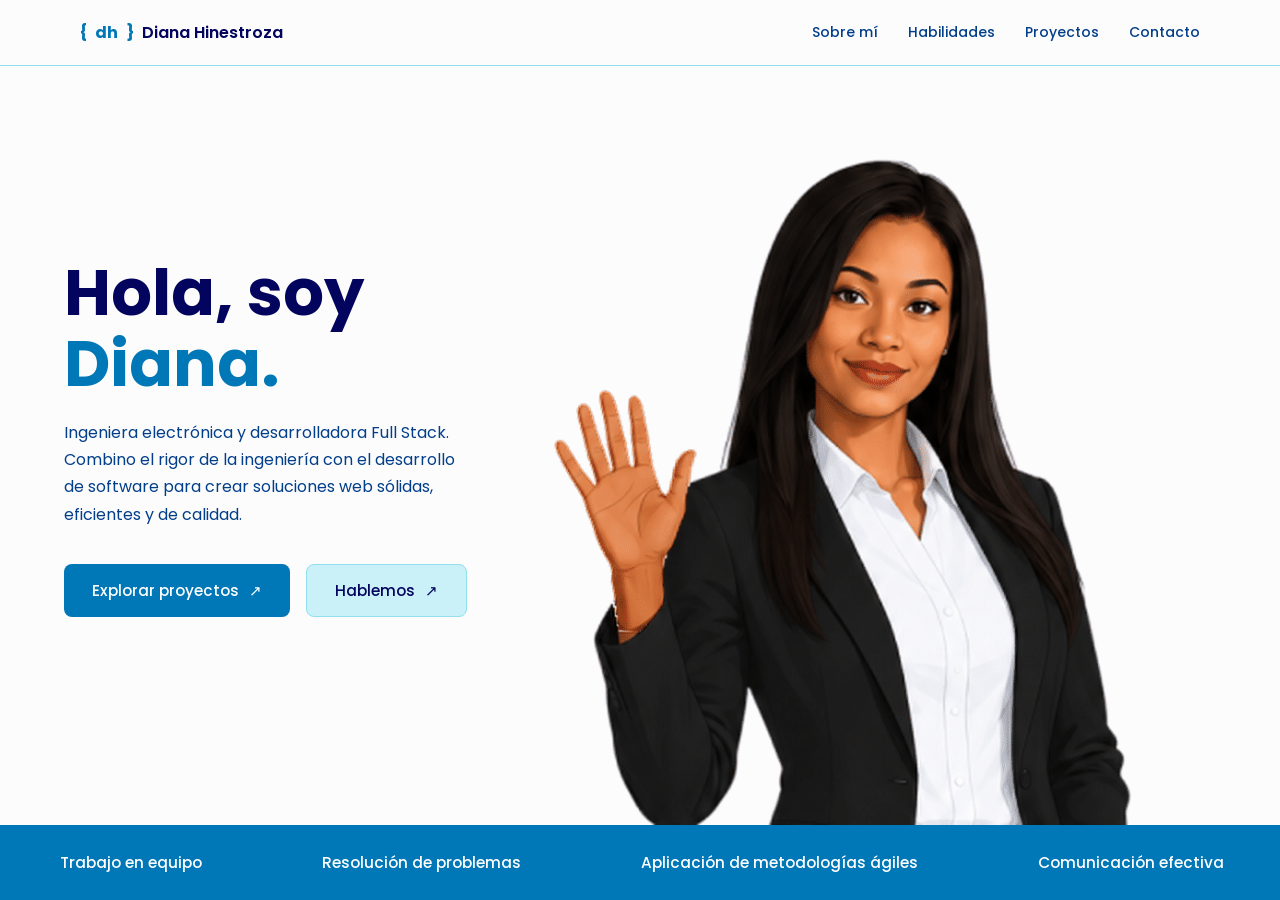
<file: index.html>
<!DOCTYPE html>
<html lang="es">
<head>
    <meta charset="UTF-8">
    <meta name="viewport" content="width=device-width, initial-scale=1.0">
    <title>Portafolio - Diana</title>
    <link rel="stylesheet" href="css/navbar.css">
    <link rel="stylesheet" href="css/index.css">
</head>
<body>
    <div id="contenedor-navbar"></div>
    
    <main> 
         
        <div class="presentacion">   
            <div class="texto-presentacion">
                <h1 id="titulo-hola">Hola, soy <span id="titulo-diana">Diana.</span></h1>
                <p id="titulo-contenido">
                 Ingeniera electrónica y desarrolladora Full Stack.<br>
                 Combino el rigor de la ingeniería con el desarrollo de software para crear soluciones web sólidas, eficientes y de calidad.
                </p>
            <div class="contenedor-botones">
                <button type="button" id="btn-explorar-proyectos">Explorar proyectos <span>↗</span></button>
                <button type="button" id="btn-hablemos">Hablemos <span>↗</span></button>
            </div>
            </div>   
            <div class="imagen-presentacion">
                <img src="assets/img/saludo_hq.gif" alt="Diana-saludando" width="300" height="300">
            </div>
        </div> 


        <div class="franja-habilidades">
            <div class="pista-carrusel">
               
                <span>Trabajo en equipo</span>
                <span>Resolución de problemas</span>
                <span>Aplicación de metodologías ágiles</span>
                <span>Comunicación efectiva</span>
                <span>Pensamiento analítico</span>
                <span>Trabajo en equipo</span>
                <span>Resolución de problemas</span>
                <span>Aplicación de metodologías ágiles</span>
                <span>Comunicación efectiva</span>
                <span>Pensamiento analítico</span>
            </div>
        </div>
    </main>
    <script src="js/navbar.js"></script>
    <script src="js/index.js"></script>
</body>
</html>
</file>
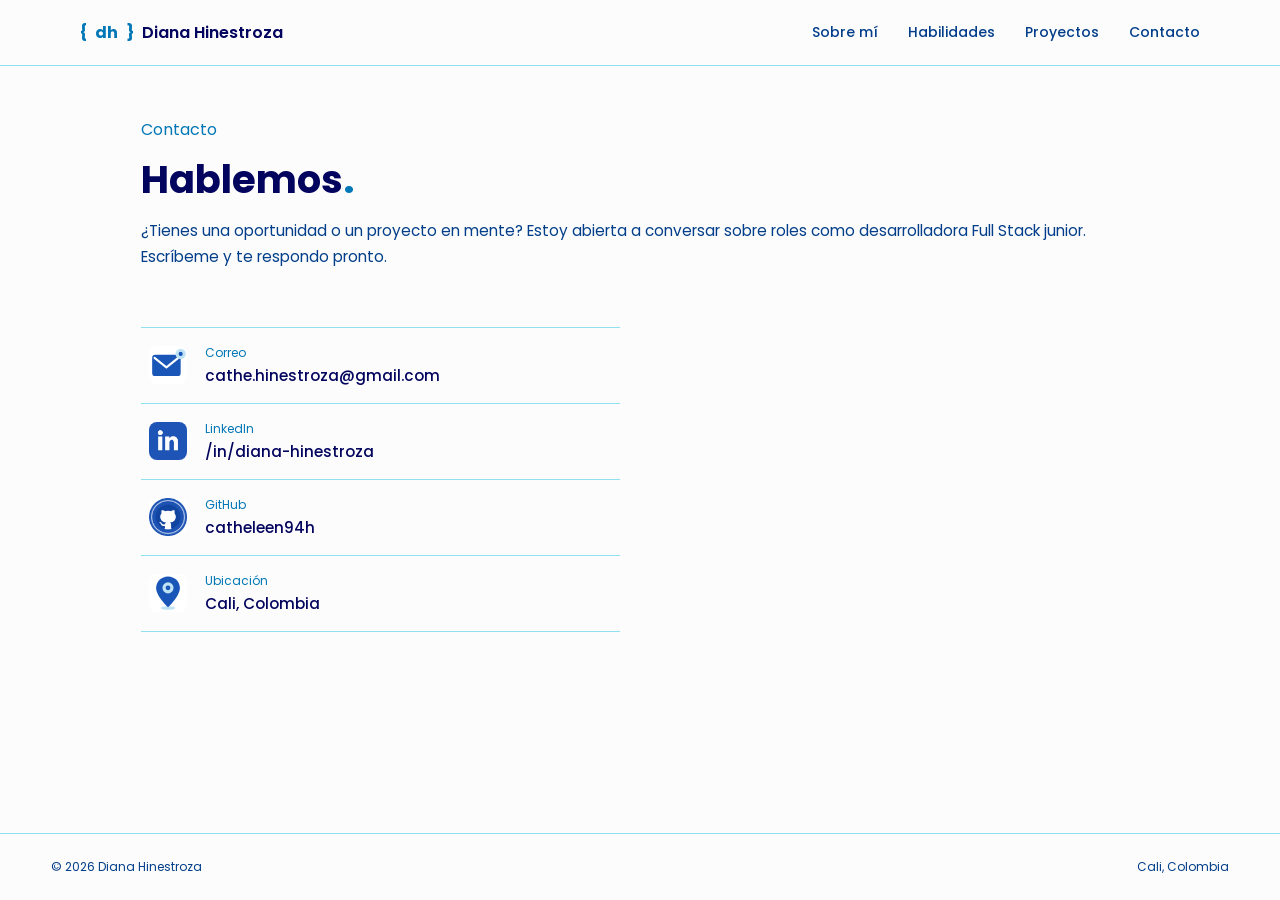
<file: componentes/contacto.html>
<!DOCTYPE html>
<html lang="es">
<head>
    <meta charset="UTF-8">
    <base href="../">
    <meta name="viewport" content="width=device-width, initial-scale=1.0">
    <title>Contacto | Diana Hinestroza</title>
    <link rel="stylesheet" href="css/navbar.css">
    <link rel="stylesheet" href="css/contacto.css">
</head>
<body>

    <!-- Aquí se carga tu navbar (el mismo contenedor que ya usas) -->
    <div id="contenedor-navbar"></div>

    <main class="contenedor-contacto">

        <!-- ENCABEZADO -->
        <header class="encabezado">
            <p class="etiqueta">Contacto</p>
            <h1 class="titulo-pagina">Hablemos<span class="punto">.</span></h1>
            <p class="descripcion">
                ¿Tienes una oportunidad o un proyecto en mente? Estoy abierta a conversar sobre
                roles como desarrolladora Full Stack junior. Escríbeme y te respondo pronto.
            </p>
        </header>

        <div class="grid-contacto">

            <!-- DATOS DE CONTACTO -->
            <ul class="lista-contacto">
                <li>
                    <a class="item-contacto" href="mailto:cathe.hinestroza@gmail.com">
                        <img src="assets/img/icono-correo-azul.svg" class="icono">
                        <span class="datos">
                            <span class="dato-etiqueta">Correo</span>
                            <span class="dato-valor">cathe.hinestroza@gmail.com</span>
                        </span>
                    </a>
                </li>
       
                <li>
                    <a class="item-contacto" href="https://www.linkedin.com/in/diana-hinestroza" target="_blank" rel="noopener noreferrer">
                        <img src="assets/img/icono-linkedin-azul.png" class="icono">
                        <span class="datos">
                            <span class="dato-etiqueta">LinkedIn</span>
                            <span class="dato-valor">/in/diana-hinestroza</span>
                        </span>
                    </a>
                </li>
                <li>
                    <a class="item-contacto" href="https://github.com/catheleen94h" target="_blank" rel="noopener noreferrer">
                        <img src="assets/img/icono-github-azul.png" class="icono">
                        <span class="datos">
                            <span class="dato-etiqueta">GitHub</span>
                            <span class="dato-valor">catheleen94h</span>
                        </span>
                    </a>
                </li>
                <li>
                    <div class="item-contacto">
                        <img src="assets/img/icono-ubicacion-azul.svg"class="icono">
                        <span class="datos">
                            <span class="dato-etiqueta">Ubicación</span>
                            <span class="dato-valor">Cali, Colombia</span>
                        </span>
                    </div>
                </li>
            </ul>

            <!-- FORMULARIO -->
           <!-- <form class="formulario" action="https://formspree.io/f/TU_ID_AQUI" method="POST">
                <h2 class="titulo-form">Envíame un mensaje</h2>

                <div class="campo">
                    <label for="nombre">Nombre</label>
                    <input type="text" id="nombre" name="nombre" placeholder="Tu nombre" required>
                </div>

                <div class="campo">
                    <label for="correo">Correo electrónico</label>
                    <input type="email" id="correo" name="correo" placeholder="tucorreo@ejemplo.com" required>
                </div>

                <div class="campo">
                    <label for="mensaje">Mensaje</label>
                    <textarea id="mensaje" name="mensaje" rows="5" placeholder="Cuéntame sobre la oportunidad o el proyecto" required></textarea>
                </div>

                <button type="button" class="btn-enviar">
                    Enviar mensaje <span class="flecha">↗</span>
                </button>
            </form>-->

        </div>
    </main>

    <footer class="footer">
        <p>© 2026 Diana Hinestroza</p>
        <p>Cali, Colombia</p>
    </footer>
    <script src="js/navbar.js"></script>
</body>
</html>
</file>
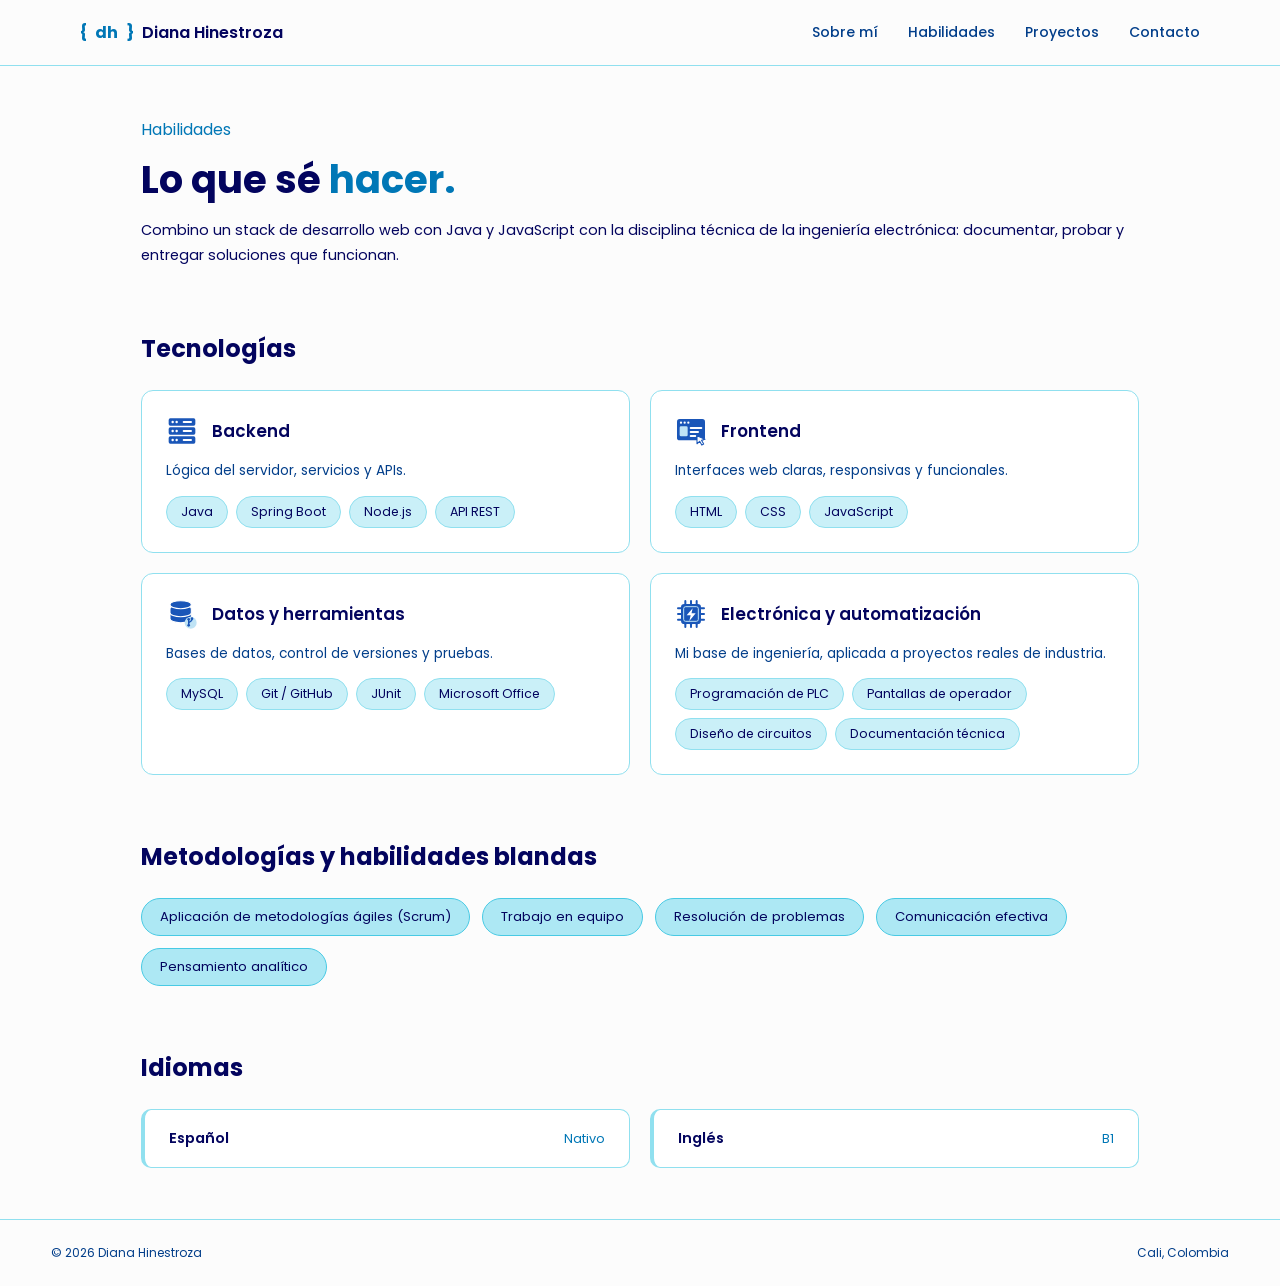
<file: componentes/habilidades.html>
<!DOCTYPE html>
<html lang="es">
<head>
    <meta charset="UTF-8">
    <base href="../">
    <meta name="viewport" content="width=device-width, initial-scale=1.0">
    <title>Habilidades | Diana Hinestroza</title>
    <link rel="stylesheet" href="css/navbar.css">
    <link rel="stylesheet" href="css/habilidades.css">
</head>
<body>

    
    <div id="contenedor-navbar"></div>

    <main class="contenedor-habilidades">

        
        <header class="encabezado">
            <p class="etiqueta">Habilidades</p>
            <h1 class="titulo-pagina">Lo que sé <span class="resaltado">hacer.</span></h1>
            <span class="descripcion">
                Combino un stack de desarrollo web con Java y JavaScript con la disciplina técnica
                de la ingeniería electrónica: documentar, probar y entregar soluciones que funcionan.
            </span>
        </header>

       
        <section class="seccion">
            <h2 class="titulo-seccion">Tecnologías</h2>

            <div class="grid-tarjetas">

                <article class="tarjeta-skill">
                    <div class="tarjeta-cabecera">
                        <img src="assets/img/icono-backend-azul.svg" class="icono"></span>
                        <h3>Backend</h3>
                    </div>
                    <p>Lógica del servidor, servicios y APIs.</p>
                    <ul class="chips">
                        <li>Java</li>
                        <li>Spring Boot</li>
                        <li>Node.js</li>
                        <li>API REST</li>
                    </ul>
                </article>

                <article class="tarjeta-skill">
                    <div class="tarjeta-cabecera">
                        <img src="assets/img/icono-frontend-azul.svg" class="icono"></span>
                        <h3>Frontend</h3>
                    </div>
                    <p>Interfaces web claras, responsivas y funcionales.</p>
                    <ul class="chips">
                        <li>HTML</li>
                        <li>CSS</li>
                        <li>JavaScript</li>
                    </ul>
                </article>

                <article class="tarjeta-skill">
                    <div class="tarjeta-cabecera">
                        <img src="assets/img/icono-datos-herramientas-azul.svg" class="icono"></span>
                        <h3>Datos y herramientas</h3>
                    </div>
                    <p>Bases de datos, control de versiones y pruebas.</p>
                    <ul class="chips">
                        <li>MySQL</li>
                        <li>Git / GitHub</li>
                        <li>JUnit</li>
                        <li>Microsoft Office</li>
                    </ul>
                </article>

                <article class="tarjeta-skill">
                    <div class="tarjeta-cabecera">
                        <img src="assets/img/icono-electronica-azul.svg" class="icono"></span>
                        <h3>Electrónica y automatización</h3>
                    </div>
                    <p>Mi base de ingeniería, aplicada a proyectos reales de industria.</p>
                    <ul class="chips">
                        <li>Programación de PLC</li>
                        <li>Pantallas de operador</li>
                        <li>Diseño de circuitos</li>
                        <li>Documentación técnica</li>
                    </ul>
                </article>

            </div>
        </section>

       
        <section class="seccion">
            <h2 class="titulo-seccion">Metodologías y habilidades blandas</h2>

            <ul class="pills">
                <li>Aplicación de metodologías ágiles (Scrum)</li>
                <li>Trabajo en equipo</li>
                <li>Resolución de problemas</li>
                <li>Comunicación efectiva</li>
                <li>Pensamiento analítico</li>
            </ul>
        </section>

   
        <section class="seccion">
            <h2 class="titulo-seccion">Idiomas</h2>

            <div class="grid-idiomas">
                <div class="tarjeta-idioma">
                    <span class="idioma">Español</span>
                    <span class="nivel">Nativo</span>
                </div>
                <div class="tarjeta-idioma">
                    <span class="idioma">Inglés</span>
                    <span class="nivel">B1</span>
                </div>
            </div>
        </section>

    </main>

    <footer class="footer">
        <p>© 2026 Diana Hinestroza</p>
        <p>Cali, Colombia</p>
    </footer>
    <script src="js/navbar.js"></script>
</body>
</html>
</file>
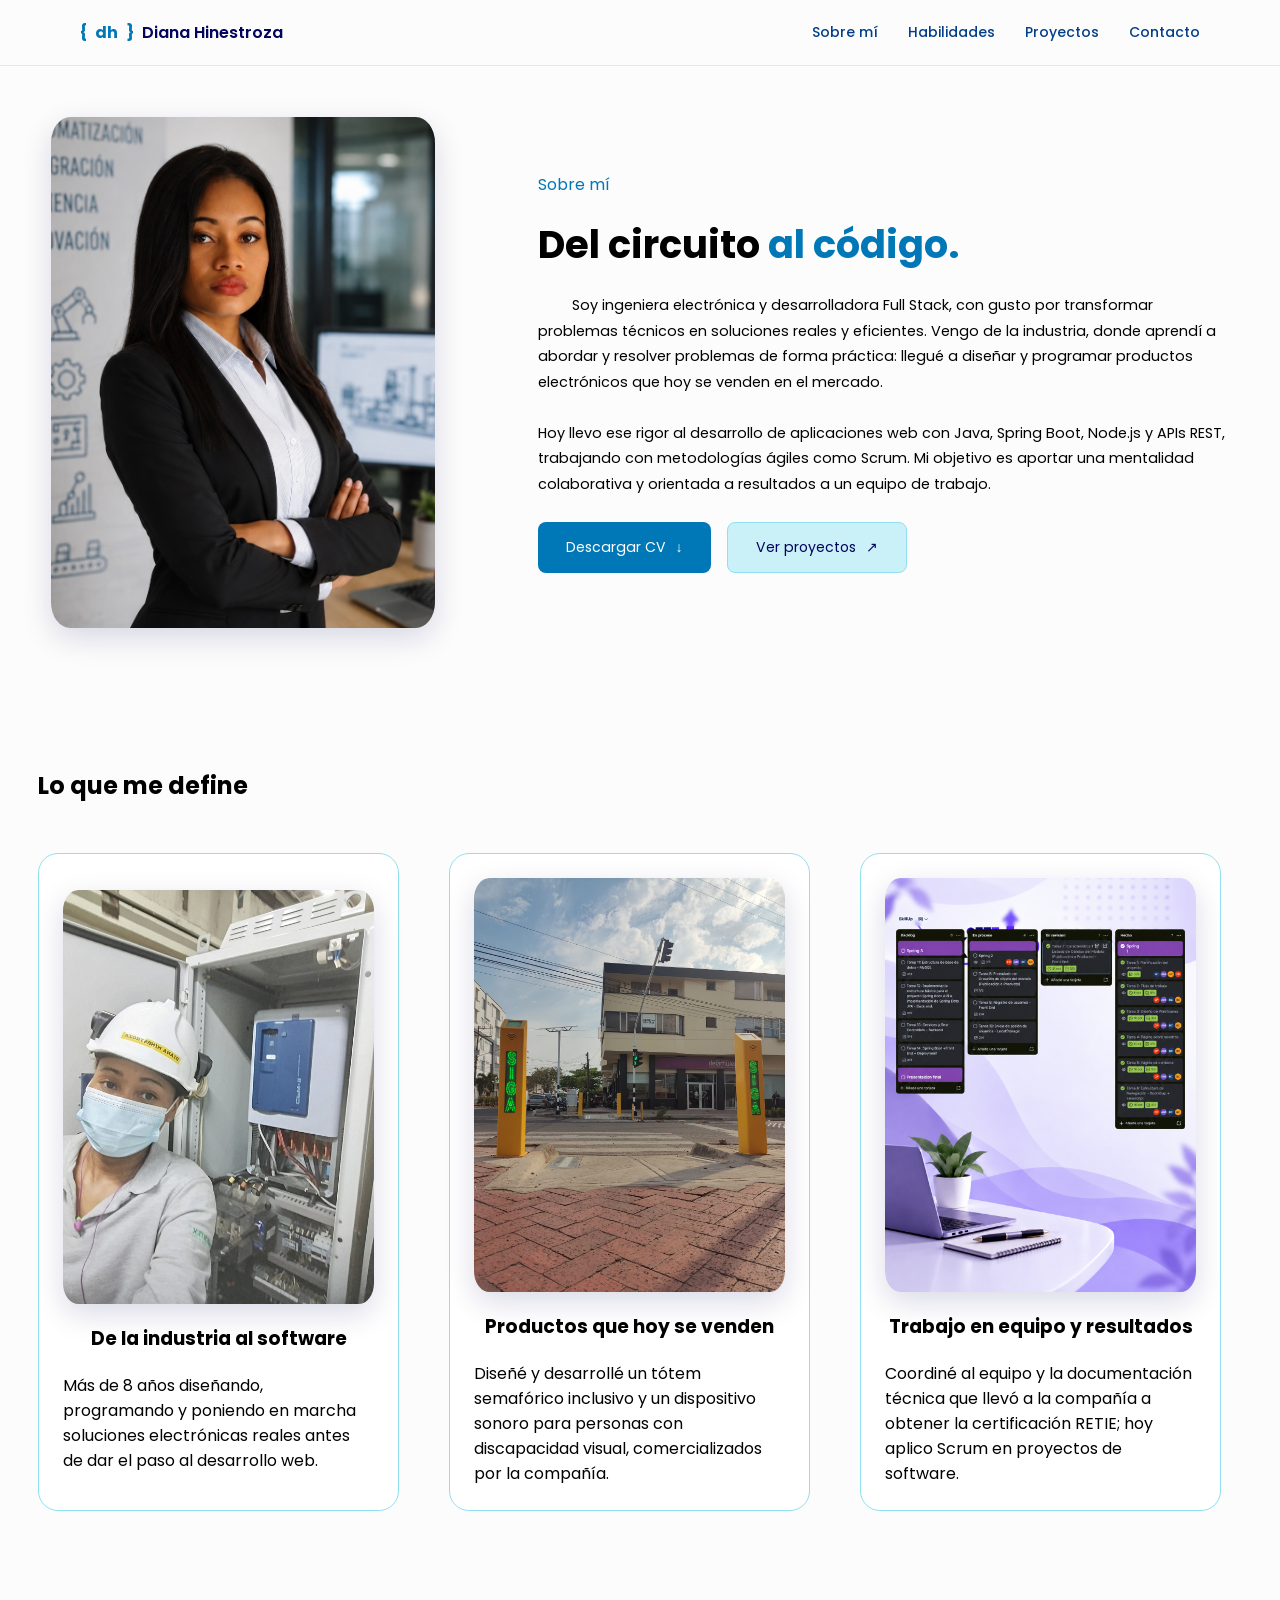
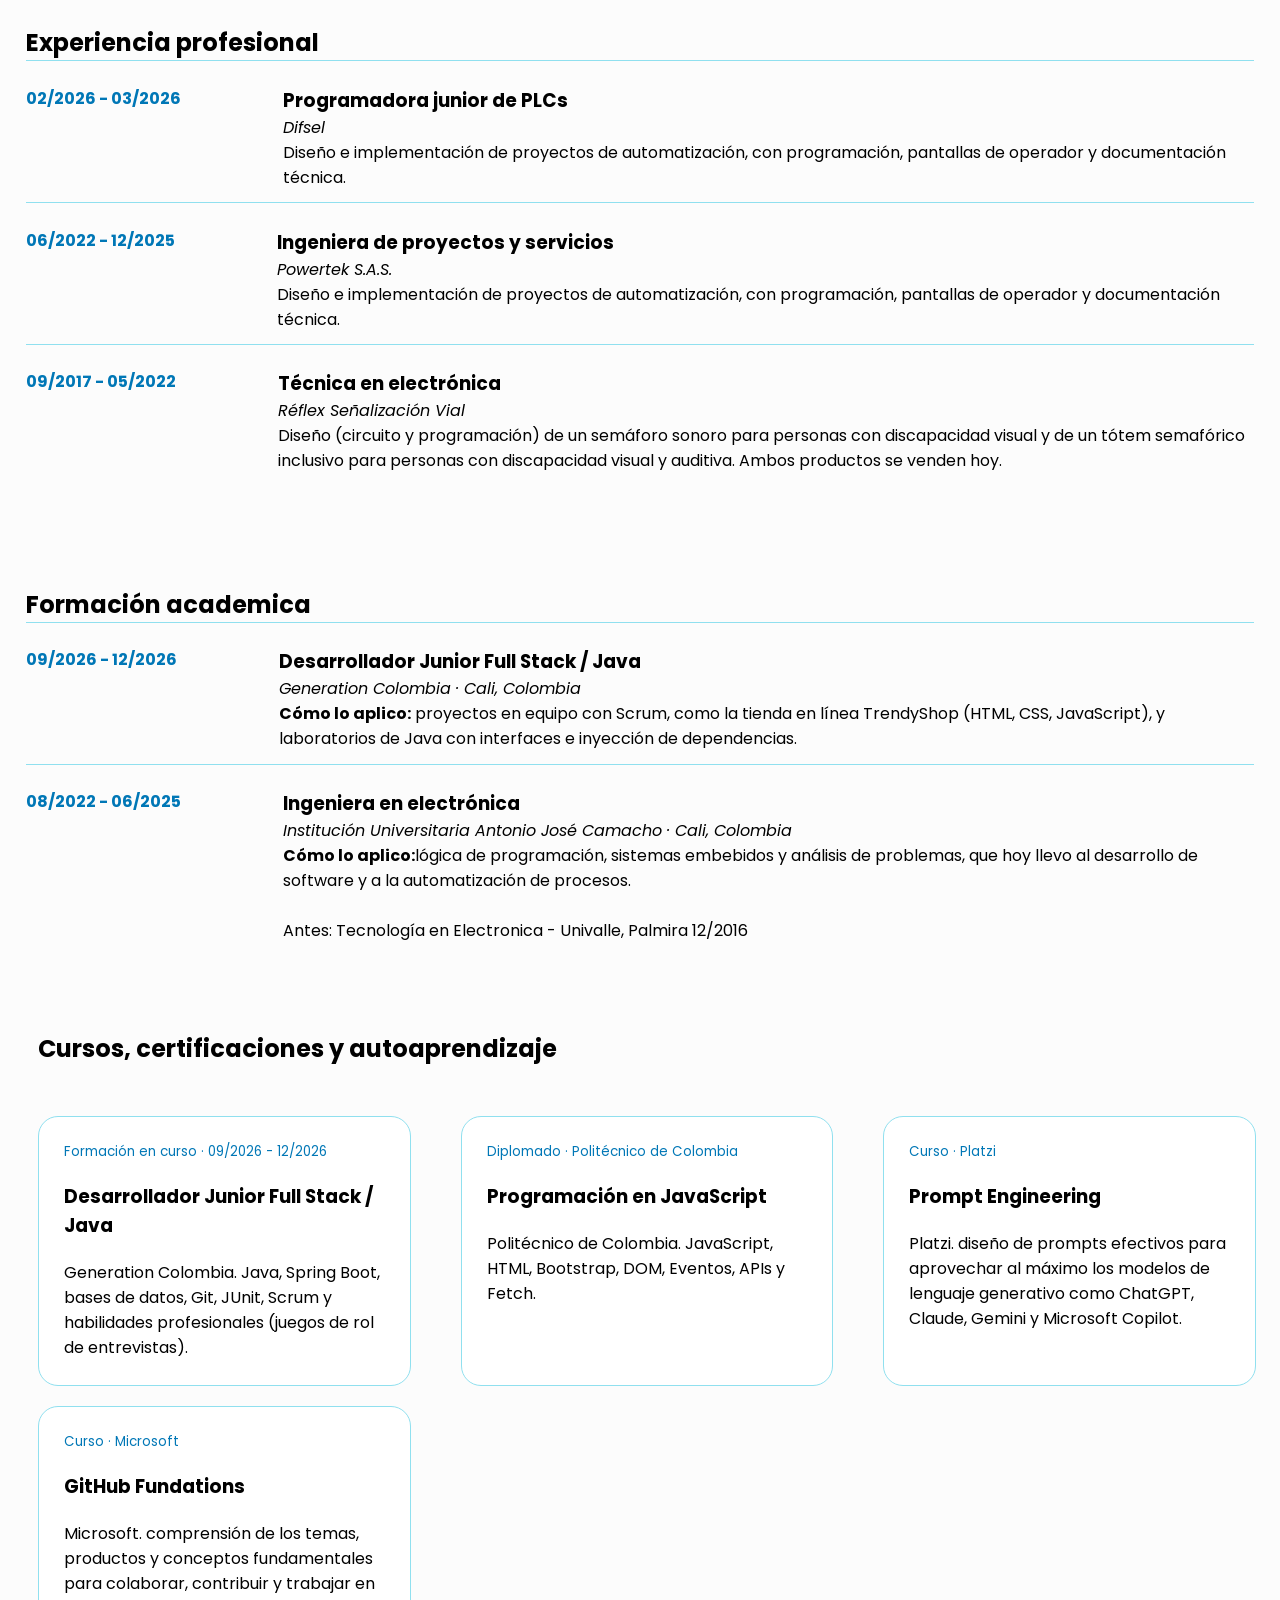
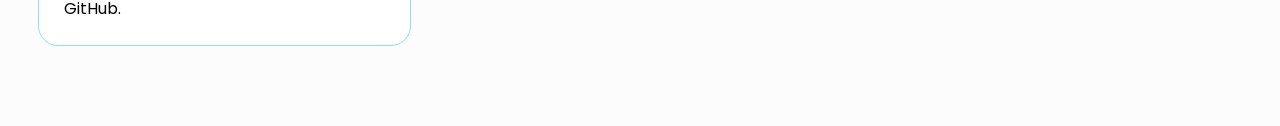
<file: componentes/sobre-mi.html>
<!DOCTYPE html>
<html lang="es">
<head>
    <meta charset="UTF-8">
    <base href="../">
    <meta name="viewport" content="width=device-width, initial-scale=1.0">
    <title>Portafolio - Diana</title>
    <link rel="stylesheet" href="css/navbar.css">
    <link rel="stylesheet" href="css/sobre-mi.css">
</head>
<body>
    <div id="contenedor-navbar"></div>

    <main>
       <div class="contenedor-principal-sobre-mi">

            <div class="contenedor-foto-texto">
                <div class="imagen-dianah">
                    <img src="assets/img/dianah-fondo.jpg" alt="foto-diana" width="300" height="400">
                </div>
                <div class="texto-resumen">
                    <p id="titulo-sobre-mi">Sobre mí</p>

                    <p> <span id="titulo-contenido">Del circuito <span id="color">al código.</span></span><br><br>
                    <span id="contenido-sobre-mi">Soy ingeniera electrónica y desarrolladora Full Stack, con gusto por transformar problemas técnicos en soluciones reales y eficientes. Vengo de la industria, donde aprendí a abordar y resolver problemas de forma práctica: llegué a diseñar y programar productos electrónicos que hoy se venden en el mercado.<br><br>Hoy llevo ese rigor al desarrollo de aplicaciones web con Java, Spring Boot, Node.js y APIs REST, trabajando con metodologías ágiles como Scrum. Mi objetivo es aportar una mentalidad colaborativa y orientada a resultados a un equipo de trabajo.</span>
                    </p>
                    <div class="contenedor-botones-sobre-mi">
                        <button type="button" id="btn-descargar-cv">Descargar CV <span>↓</span></button>
                        <button type="button" id="btn-proyectos">Ver proyectos <span>↗</span></button>
                    </div>
                </div>
                
            </div><!--contenedor foto-texto -->
            
            <div class="contenedor-tarjetas-logros">
                <h2>Lo que me define</h2>
                <div class="tarjetas-logros">
                    <div class="tarjeta">
                        <img src="assets/img/industria.jpeg" alt="diana-en-industria" width="300px"height="300px">
                        <h3 class="titulo-tarjeta">De la industria al software</h3>
                        <p class="texto-tarjeta">Más de 8 años diseñando, programando y poniendo en marcha soluciones electrónicas reales antes de dar el paso al desarrollo web.</p>
                    </div>

                    <div class="tarjeta">
                        <img src="assets/img/totem-semaforico.jpeg" alt="totem semaforico" width="300px"height="300px">
                        <h3 class="titulo-tarjeta">Productos que hoy se venden</h3>
                        <p class="texto-tarjeta">Diseñé y desarrollé un tótem semafórico inclusivo y un dispositivo sonoro para personas con discapacidad visual, comercializados por la compañía.</p>
                    </div>

                    <div class="tarjeta">
                        <img src="assets/img/tablero-proyecto.png" alt="tablero de proyecto" width="300px"height="300px">
                        <h3 class="titulo-tarjeta">Trabajo en equipo y resultados</h3>
                        <p class="texto-tarjeta">Coordiné al equipo y la documentación técnica que llevó a la compañía a obtener la certificación RETIE; hoy aplico Scrum en proyectos de software.</p>
                    </div>
                </div>

            </div><!--contenedor tarjetas logros -->

            <div class="contenedor-tarjetas-educacion"><!--Tarjestas experiencia, se usa estilo de tarjetas de educacion-->
                <h2>Experiencia profesional</h2>
                <li class="tarjeta-educacion">
                    <p class="fecha-tarjeta-educacion">02/2026 - 03/2026</p>
                    <div class="texto-tarjeta-educacion">
                        <h3 class="titulo-tarjeta-educacion">Programadora junior de PLCs</h3>
                        <span class="contenido-tarjeta-educacion"><span class="nombre-institucion">Difsel</span><br>
                         Diseño e implementación de proyectos de automatización, con programación, pantallas de operador y documentación técnica.</span>
                    </div>
                </li>
                <li class="tarjeta-educacion">
                    <p class="fecha-tarjeta-educacion">06/2022 - 12/2025</p>
                    <div class="texto-tarjeta-educacion">
                        <h3 class="titulo-tarjeta-educacion">Ingeniera de proyectos y servicios</h3>
                        <span class="contenido-tarjeta-educacion"><span class="nombre-institucion">Powertek S.A.S.</span><br>
                        Diseño e implementación de proyectos de automatización, con programación, pantallas de operador y documentación técnica.</span>
                    </div>
                 </li>
                <li class="tarjeta-educacion">
                    <p class="fecha-tarjeta-educacion">09/2017 - 05/2022</p>
                    <div class="texto-tarjeta-educacion">
                        <h3 class="titulo-tarjeta-educacion">Técnica en electrónica</h3>
                        <span class="contenido-tarjeta-educacion"><span class="nombre-institucion">Réflex Señalización Vial</span><br>
                        Diseño (circuito y programación) de un semáforo sonoro para personas con discapacidad visual y de un tótem semafórico inclusivo para personas con discapacidad visual y auditiva. Ambos productos se venden hoy.</span>
                    </div>
                </li>
            </div><!--contenedor tarjetas experiencia -->




            <div class="contenedor-tarjetas-educacion">
                <h2>Formación academica</h2>
                <div class="tarjeta-educacion">
                        <p class="fecha-tarjeta-educacion">09/2026 - 12/2026</p>
                        <div class="texto-tarjeta-educacion">
                            <h3 class="titulo-tarjeta-educacion">Desarrollador Junior Full Stack / Java</h3>
                            <span class="contenido-tarjeta-educacion"><span class="nombre-institucion">Generation Colombia · Cali, Colombia</span><br>
                            <span class="negrita">Cómo lo aplico:</span> proyectos en equipo con Scrum, como la tienda en línea TrendyShop (HTML, CSS, JavaScript), y laboratorios de Java con interfaces e inyección de dependencias.</span>
                        </div>
                </div>
                <div class="tarjeta-educacion">
                        <p class="fecha-tarjeta-educacion">08/2022 - 06/2025</p>
                        <div class="texto-tarjeta-educacion">
                            <h3 class="titulo-tarjeta-educacion">Ingeniera en electrónica</h3>
                            <span class="contenido-tarjeta-educacion"><span class="nombre-institucion">Institución Universitaria Antonio José Camacho · Cali, Colombia</span><br>
                            <span class="negrita">Cómo lo aplico:</span>lógica de programación, sistemas embebidos y análisis de problemas, que hoy llevo al desarrollo de software y a la automatización de procesos.</span>
                            <br><br>
                            <span> Antes: Tecnología en Electronica - Univalle, Palmira 12/2016</span>
                        </div>
                </div>
                 

            </div><!--contenedor tarjetas educacion -->

            <div class="contenedor-cursos">
                <h2>Cursos, certificaciones y autoaprendizaje</h2>
                <div class="tarjetas-cursos">
                    <div class="tarjeta-cursos">
                        <span class="tipo-curso">Formación en curso · 09/2026 - 12/2026</span>
                        <h3 class="titulo-tarjeta">Desarrollador Junior Full Stack / Java</h3>
                        <p class="texto-tarjeta">Generation Colombia. Java, Spring Boot, bases de datos, Git, JUnit, Scrum y habilidades profesionales (juegos de rol de entrevistas).</p>
                    </div>

                    <div class="tarjeta-cursos">
                        <span class="tipo-curso">Diplomado · Politécnico de Colombia</span>
                        <h3 class="titulo-tarjeta">Programación en JavaScript</h3>
                        <p class="texto-tarjeta">Politécnico de Colombia. JavaScript, HTML, Bootstrap, DOM, Eventos, APIs y Fetch.</p>
                    </div>

                    <div class="tarjeta-cursos">
                        <span class="tipo-curso">Curso · Platzi</span>
                        <h3 class="titulo-tarjeta">Prompt Engineering</h3>
                        <p class="texto-tarjeta">Platzi. diseño de prompts efectivos para aprovechar al máximo los modelos de lenguaje generativo como ChatGPT, Claude, Gemini y Microsoft Copilot.</p>
                    </div>

                    <div class="tarjeta-cursos">
                        <span class="tipo-curso">Curso · Microsoft</span>
                        <h3 class="titulo-tarjeta">GitHub Fundations</h3>
                        <p class="texto-tarjeta">Microsoft. comprensión de los temas, productos y conceptos fundamentales para colaborar, contribuir y trabajar en GitHub.</p>
                    </div>

                 </div>   
            </div>



       </div><!--contenedor principal-->
    </main>

    <script src="js/navbar.js"></script>
    <script src="js/sobre-mi.js"></script>
</body>
</html>
</file>
<file: css/navbar.css>
/* --- COLORES --- */
:root {
    /* Paleta */
    --deep-twilight: #03045eff;
    --french-blue: #023e8aff;
    --bright-teal-blue: #0077b6ff;
    --blue-green: #0096c7ff;
    --turquoise-surf: #00b4d8ff;
    --sky-aqua: #48cae4ff;
    --frosted-blue: #90e0efff;
    --frosted-blue-2: #ade8f4ff;
    --light-cyan: #caf0f8ff;

    /* Uso en la página */
    --primario: var(--bright-teal-blue);
    --fondo: #FCFCFC;
    --fondo-scrolled: rgba(252, 252, 252, 0.95);
    --borde: var(--light-cyan);
    --texto-oscuro: var(--deep-twilight);
    --texto-suave: var(--french-blue);
    /* Sombras con el tono de --deep-twilight (3, 4, 94) */
    --sombra-scrolled: rgba(3, 4, 94, 0.08);
    --sombra-menu: rgba(3, 4, 94, 0.05);
}

/* --- BARRA DE NAVEGACIÓN --- */
.navbar-container {
    display: flex;
    justify-content: space-between;
    align-items: center;
    padding: 20px 80px;
    background-color: var(--fondo);
    border-bottom: 1px solid var(--borde);
    width: 100%;
    position: sticky;
    top: 0;
    z-index: 1000;
    transition: all 0.3s ease;
}


.navbar-container.scrolled {
    background-color: var(--fondo-scrolled);
    backdrop-filter: blur(5px);
    box-shadow: 0 4px 20px var(--sombra-scrolled);
    padding: 15px 80px;
}


.navbar-logo {
    display: flex;
    align-items: center;
    text-decoration: none;
    font-weight: 600;
    font-size: 16px;
    color: var(--texto-oscuro);
    gap: 8px;
}

.logo-llaves {
    color: var(--primario);
    font-weight: 700;
}

.logo-iniciales {
    color: var(--primario);
    font-weight: 700;
}

.logo-nombre {
    color: var(--texto-oscuro);
    font-weight: 600;
}

/* Enlaces del menú */
.navbar-links {
    display: flex;
    gap: 30px;
}

.navbar-links a {
    text-decoration: none;
    color: var(--texto-suave);
    font-size: 14px;
    font-weight: 500;
    transition: color 0.3s ease;
}

.navbar-links a:hover {
    color: var(--primario);
}

/******* BOTÓN HAMBURGUESA **********/
.navbar-toggle {
    display: none;
    cursor: pointer;
    background: none;
    border: none;
    padding: 5px;
}

.navbar-toggle span {
    display: block;
    width: 25px;
    height: 3px;
    background-color: var(--texto-oscuro);
    margin: 5px 0;
    transition: 0.3s;
}

/* --- DISEÑO RESPONSIVO PARA MÓVILES --- */
@media screen and (max-width: 900px) {
    .navbar-container,
    .navbar-container.scrolled {
        padding: 15px 20px;
    }

    .navbar-toggle {
        display: block;
    }

    .navbar-links {
        display: none;
        flex-direction: column;
        position: absolute;
        top: 100%;
        left: 0;
        width: 100%;
        background-color: var(--fondo);
        padding: 20px;
        border-bottom: 1px solid var(--borde);
        box-shadow: 0 4px 6px var(--sombra-menu);
        gap: 15px;
        text-align: center;
    }

    .navbar-links.active {
        display: flex;
    }
}
</file>
<file: css/index.css>
@import url('https://fonts.googleapis.com/css2?family=Poppins:wght@400;500;600;700&display=swap');

/* --- COLORES --- */
:root {
    /* Paleta */
    --deep-twilight: #03045eff;
    --french-blue: #023e8aff;
    --bright-teal-blue: #0077b6ff;
    --blue-green: #0096c7ff;
    --turquoise-surf: #00b4d8ff;
    --sky-aqua: #48cae4ff;
    --frosted-blue: #90e0efff;
    --frosted-blue-2: #ade8f4ff;
    --light-cyan: #caf0f8ff;

    /* Uso en la página */
    --primario: var(--bright-teal-blue);
    --primario-hover: var(--french-blue);
    --blanco: #ffffff;
    --fondo: #FCFCFC;
    --fondo-boton: var(--light-cyan);
    --borde: var(--frosted-blue);
    --texto-oscuro: var(--deep-twilight);
    --texto-suave: var(--french-blue);
    --texto-boton: var(--deep-twilight);
}

* {
    box-sizing: border-box;
    margin: 0;
    padding: 0;
}

html {
    overflow-x: hidden;
}

body {
    display: flex;
    flex-direction: column;
    min-height: 100vh;
    overflow-x: hidden;
    font-family: 'Poppins', sans-serif;
    background-color: var(--fondo);
}

.navbar-container {
    position: fixed;
    top: 0;
    left: 0;
    width: 100%;
    z-index: 1000;
}

main {
    flex: 1;
    display: flex;
    flex-direction: column;
}


.presentacion {
    flex: 1;
    display: flex;
    flex-direction: row;
    justify-content: space-between;
    align-items: stretch;
    gap: 40px;
    width: 100%;
    max-width: 1600px;
    margin: 0 auto;
    padding: 90px clamp(24px, 5vw, 100px) 0;
    background-color: var(--fondo);
}

.texto-presentacion {
    align-self: center;
    max-width: 760px;
    padding-bottom: 40px;
}

#titulo-hola {
    font-weight: 700;
    font-size: clamp(2rem, 5vw, 5rem);
    line-height: 1.1;
    color: var(--texto-oscuro);
    margin-bottom: 20px;
}

#titulo-diana {
    color: var(--primario);
}

#titulo-contenido {
    font-size: clamp(1rem, 1vw, 1rem);
    color: var(--texto-suave);
    line-height: 1.7;
    margin-bottom: 36px;
}

/* --- BOTONES --- */
.contenedor-botones {
    display: flex;
    gap: 16px;
    flex-wrap: wrap;
}

.contenedor-botones button {
    font-family: 'Poppins', sans-serif;
    font-size: clamp(0.95rem, 1.1vw, 1.1rem);
    font-weight: 500;
    padding: 14px 28px;
    border-radius: 8px;
    cursor: pointer;
    display: flex;
    align-items: center;
    gap: 10px;
    transition: background-color 0.2s, scale 0.1s;
}

#btn-explorar-proyectos {
    border: none;
    background-color: var(--primario);
    color: var(--blanco);
}

#btn-explorar-proyectos:hover {
    background-color: var(--primario-hover);
}

#btn-hablemos {
    border: 1px solid var(--borde);
    background-color: var(--fondo-boton);
    color: var(--texto-boton);
}

#btn-hablemos:hover {
    background-color: var(--blanco);
}

.contenedor-botones button:active {
    scale: 0.96;
}

/* --- IMAGEN --- */
.imagen-presentacion {
    display: flex;
    justify-content: center;
    align-items: flex-end;
    flex-shrink: 0;
}

.imagen-presentacion img {
    display: block;
    height: clamp(380px, 76vh, 900px);
    width: auto;

}

/* --- FRANJA DE HABILIDADES --- */
.franja-habilidades {
    background-color: var(--primario);
    color: var(--blanco);
    padding: 26px 0;
    font-size: clamp(0.95rem, 1.2vw, 1.15rem);
    font-weight: 500;
    overflow: hidden;
    white-space: nowrap;
    width: 100%;
}

.pista-carrusel {
    display: flex;
    width: max-content;
    animation: deslizarCarrusel 25s linear infinite;
}

.pista-carrusel span {
    display: inline-block;
    padding: 0 60px;
}

@keyframes deslizarCarrusel {
    0%   { transform: translateX(0); }
    100% { transform: translateX(-50%); }
}

/* ==========================================
   TABLET (1024px o menos)
   ========================================== */
@media (max-width: 1024px) {
    .presentacion {
        padding: 90px 40px 0;
        gap: 24px;
    }

    .imagen-presentacion img {
        height: clamp(320px, 62vh, 620px);
    }
}

/* ==========================================
   CELULAR (768px o menos)
   ========================================== */
@media (max-width: 768px) {
    .presentacion {
        flex-direction: column;
        align-items: center;
        text-align: center;
        padding: 100px 20px 0;
        gap: 10px;
    }

    .texto-presentacion {
        align-self: auto;
        padding-bottom: 10px;
    }

    #titulo-hola {
        font-size: 2.6rem;
    }

    #titulo-contenido {
        font-size: 1rem;
    }

    .contenedor-botones {
        justify-content: center;
    }

    .imagen-presentacion {
        width: 100%;
        margin-top: 10px;
    }

    .imagen-presentacion img {
        height: auto;
        width: min(320px, 85%);
    }
}
</file>
